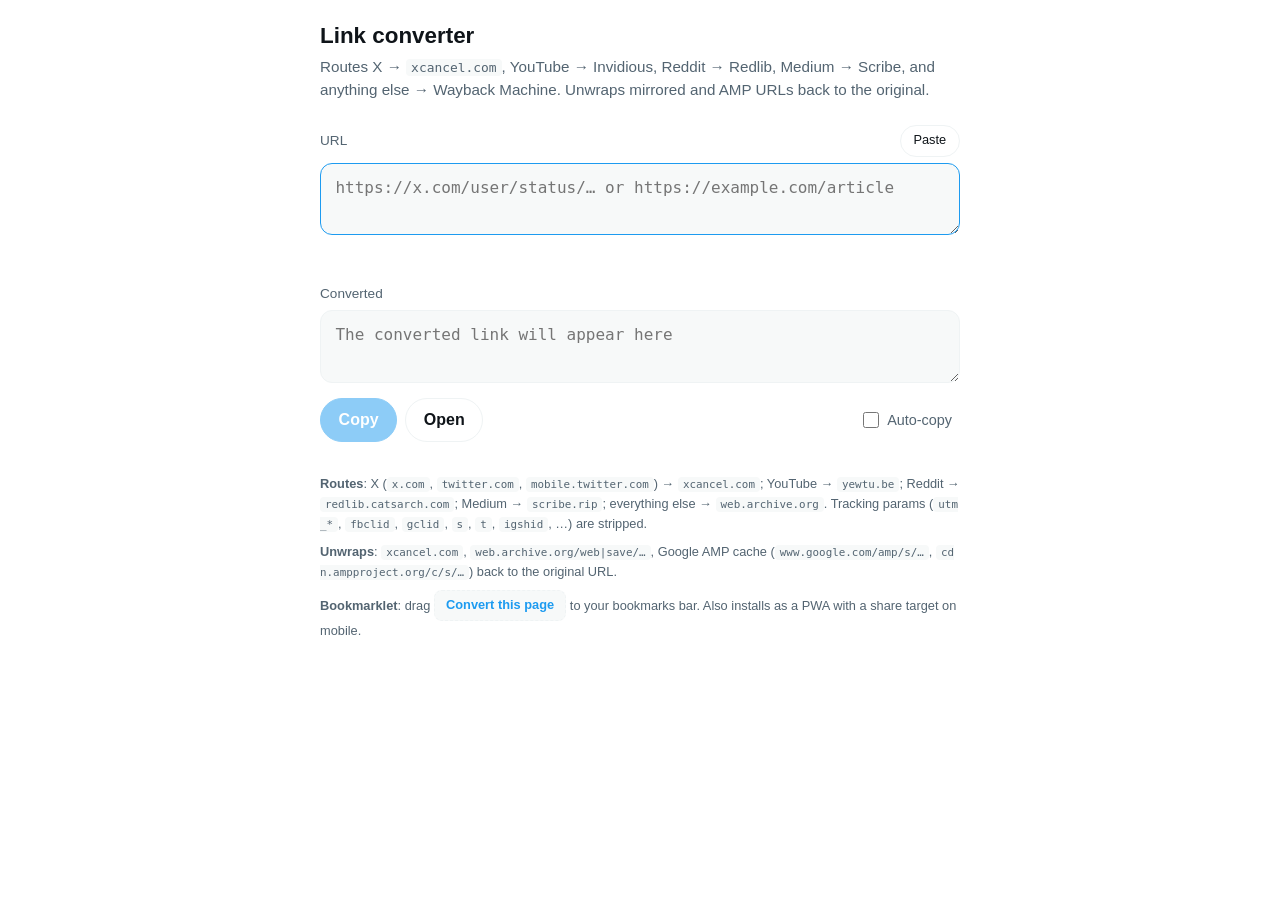
<file: index.html>
<!doctype html>
<html lang="en">
<head>
<meta charset="utf-8">
<meta name="viewport" content="width=device-width, initial-scale=1, viewport-fit=cover">
<meta name="theme-color" content="#0f1419" media="(prefers-color-scheme: dark)">
<meta name="theme-color" content="#ffffff" media="(prefers-color-scheme: light)">
<link rel="manifest" href="./manifest.json">
<link rel="icon" href="./icon.svg" type="image/svg+xml">
<link rel="apple-touch-icon" href="./icon.svg">
<link rel="stylesheet" href="./style.css">
<link rel="preconnect" href="https://archive.org" crossorigin>
<link rel="dns-prefetch" href="https://web.archive.org">
<link rel="dns-prefetch" href="https://xcancel.com">
<link rel="dns-prefetch" href="https://yewtu.be">
<link rel="dns-prefetch" href="https://redlib.catsarch.com">
<link rel="dns-prefetch" href="https://scribe.rip">
<script src="./app.js" defer></script>
<title>Link converter — XCancel & Wayback</title>
</head>
<body>
<main>
  <h1>Link converter</h1>
  <p class="sub">
    Routes X → <code>xcancel.com</code>, YouTube → Invidious, Reddit → Redlib,
    Medium → Scribe, and anything else → Wayback Machine. Unwraps mirrored
    and AMP URLs back to the original.
  </p>

  <section id="historyPanel" hidden>
    <details>
      <summary>Recent conversions</summary>
      <div id="historyList" class="history-list"></div>
      <button id="clearHistoryBtn" class="btn-mini" type="button">Clear history</button>
    </details>
  </section>

  <section>
    <div class="label-row">
      <label for="input">URL</label>
      <button id="pasteBtn" class="btn-mini" type="button">Paste</button>
    </div>
    <textarea id="input" autofocus
      inputmode="url" autocapitalize="off" autocorrect="off" spellcheck="false"
      placeholder="https://x.com/user/status/… or https://example.com/article"></textarea>
    <div id="inputStatus" class="status error" role="alert"></div>
  </section>

  <section id="waybackOptions" hidden>
    <div class="label-row">
      <label>Wayback mode</label>
    </div>
    <div class="radio-row" role="radiogroup" aria-label="Wayback mode">
      <label><input type="radio" name="wayback" value="latest" checked> Latest snapshot</label>
      <label><input type="radio" name="wayback" value="save"> Save Page Now</label>
      <label><input type="radio" name="wayback" value="calendar"> Calendar view</label>
    </div>
  </section>

  <section>
    <div class="label-row">
      <label for="output">Converted</label>
      <span id="kind" class="badge" hidden></span>
    </div>
    <textarea id="output" readonly spellcheck="false"
      placeholder="The converted link will appear here"></textarea>
    <div id="waybackInfo" class="status info" hidden></div>
    <div class="row">
      <button id="copyBtn" type="button" disabled>Copy</button>
      <a id="openLink" class="btn secondary" hidden
         target="_blank" rel="noopener noreferrer">Open</a>
      <label class="auto-copy" title="Automatically copy after each conversion">
        <input id="autoCopy" type="checkbox"> Auto-copy
      </label>
      <span id="copyStatus" class="status ok" style="margin-top:0;"></span>
    </div>
  </section>

  <footer>
    <p>
      <strong>Routes</strong>:
      X (<code>x.com</code>, <code>twitter.com</code>, <code>mobile.twitter.com</code>) → <code>xcancel.com</code>;
      YouTube → <code>yewtu.be</code>;
      Reddit → <code>redlib.catsarch.com</code>;
      Medium → <code>scribe.rip</code>;
      everything else → <code>web.archive.org</code>.
      Tracking params (<code>utm_*</code>, <code>fbclid</code>,
      <code>gclid</code>, <code>s</code>, <code>t</code>, <code>igshid</code>, …)
      are stripped.
    </p>
    <p>
      <strong>Unwraps</strong>: <code>xcancel.com</code>,
      <code>web.archive.org/web|save/…</code>, Google AMP cache
      (<code>www.google.com/amp/s/…</code>, <code>cdn.ampproject.org/c/s/…</code>)
      back to the original URL.
    </p>
    <p>
      <strong>Bookmarklet</strong>: drag
      <a id="bookmarklet" class="bm" href="javascript:void(0)">Convert this page</a>
      to your bookmarks bar. Also installs as a PWA with a share target on
      mobile.
    </p>
  </footer>
</main>
</body>
</html>
</file>
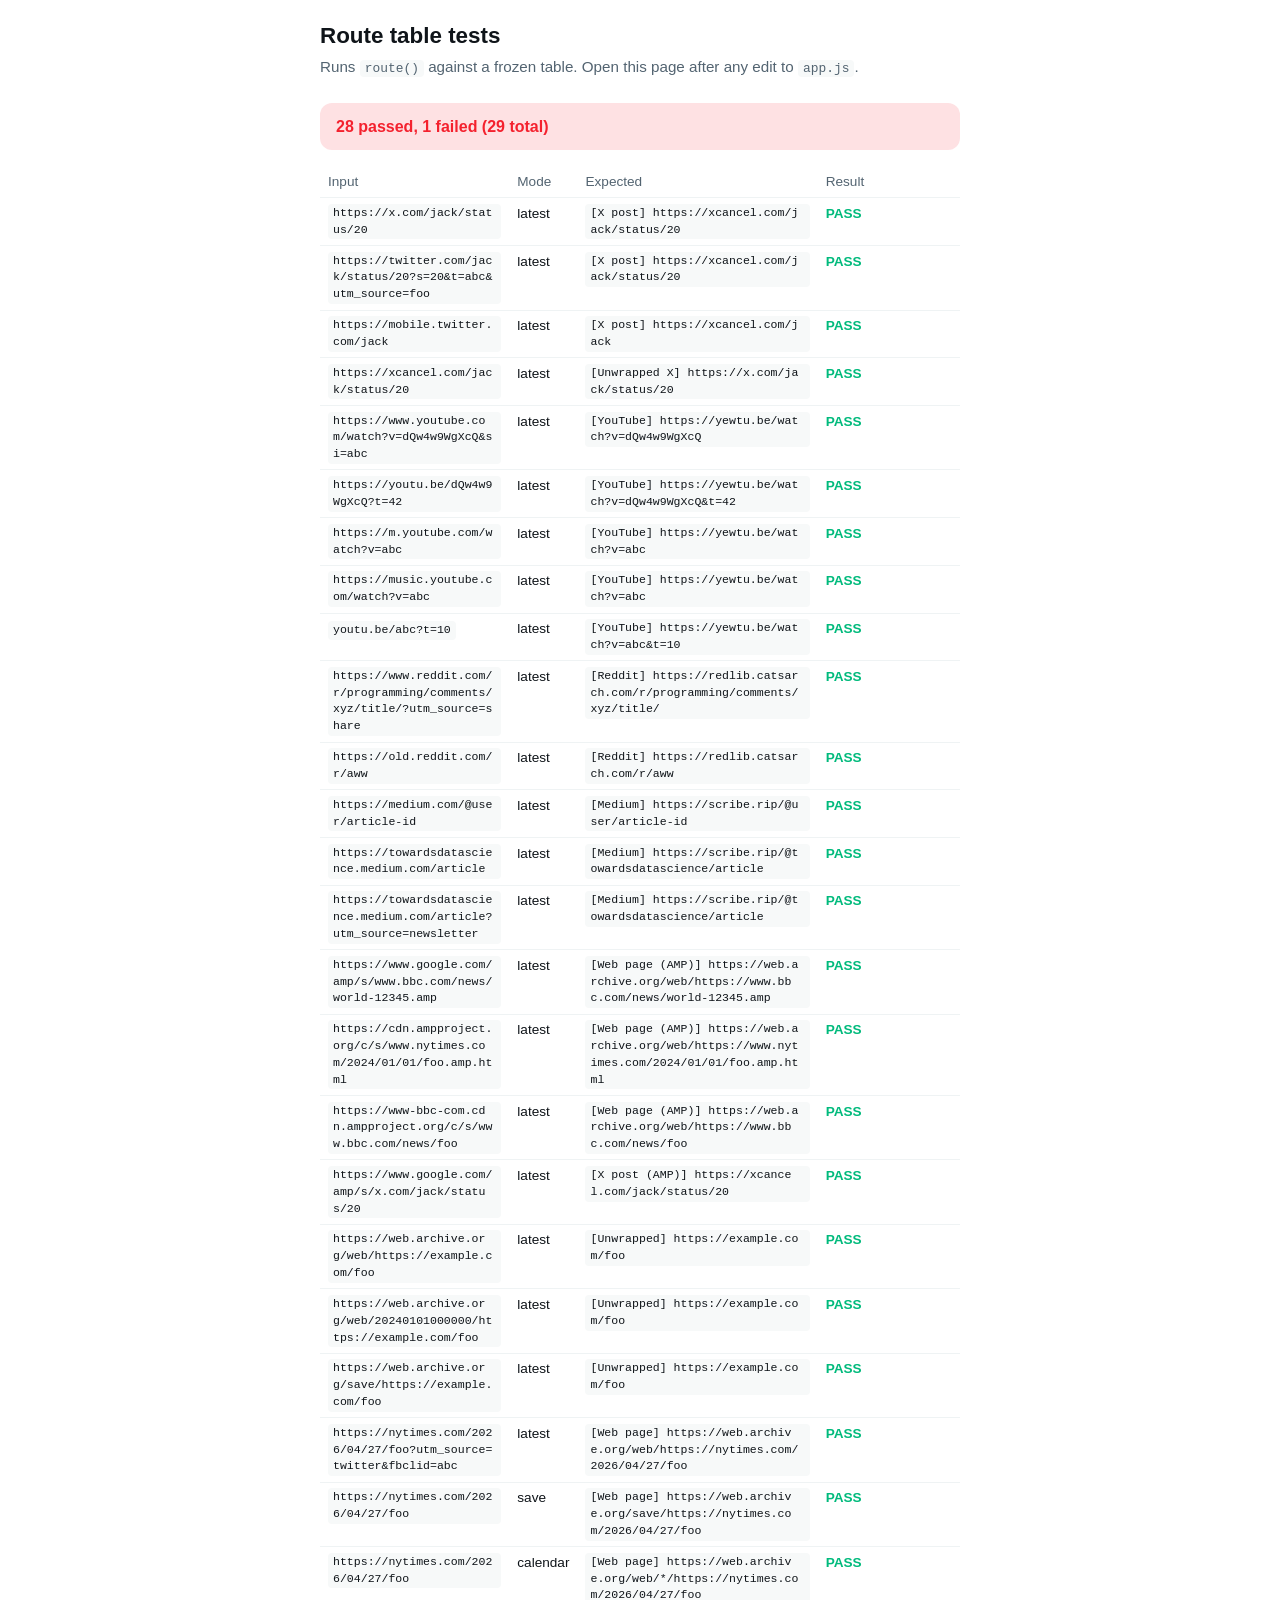
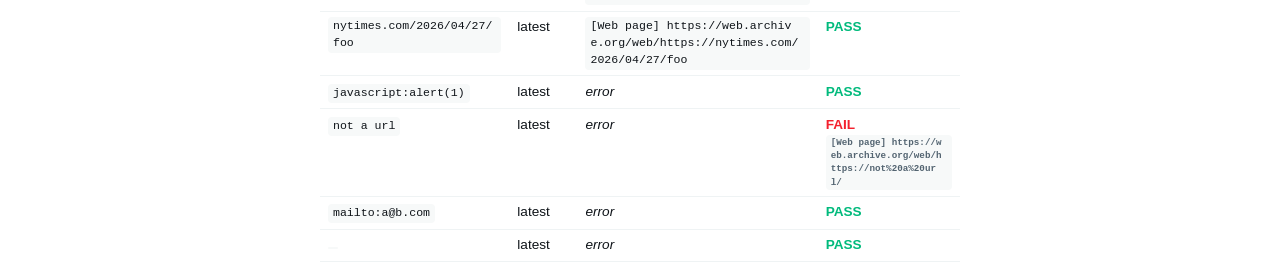
<file: tests.html>
<!doctype html>
<html lang="en">
<head>
<meta charset="utf-8">
<meta name="viewport" content="width=device-width, initial-scale=1">
<link rel="stylesheet" href="./style.css">
<script src="./app.js" defer></script>
<title>Route table tests</title>
<style>
  table { width: 100%; border-collapse: collapse; font-size: .85rem; }
  th, td { text-align: left; padding: .35rem .5rem; border-bottom: 1px solid var(--border); vertical-align: top; }
  th { color: var(--muted); font-weight: 500; }
  td.pass { color: var(--ok); font-weight: 600; }
  td.fail { color: var(--error); font-weight: 600; }
  td code { display: inline-block; max-width: 100%; word-break: break-all; }
  #summary { padding: .75rem 1rem; border-radius: 12px; font-weight: 600; margin-bottom: 1rem; }
  #summary.ok   { background: #00ba7c22; color: var(--ok); }
  #summary.fail { background: #f4212e22; color: var(--error); }
  .diff { color: var(--muted); font-size: .8em; }
</style>
</head>
<body>
<main>
  <h1>Route table tests</h1>
  <p class="sub">Runs <code>route()</code> against a frozen table. Open this page after any edit to <code>app.js</code>.</p>
  <div id="summary">Loading…</div>
  <table>
    <thead><tr><th>Input</th><th>Mode</th><th>Expected</th><th>Result</th></tr></thead>
    <tbody id="tbody"></tbody>
  </table>
</main>
<script>
  // Each row: [input, mode, expectedKind, expectedValue]
  // expectedValue null = error expected (any error message acceptable).
  const CASES = [
    ["https://x.com/jack/status/20", "latest",
      "X post", "https://xcancel.com/jack/status/20"],
    ["https://twitter.com/jack/status/20?s=20&t=abc&utm_source=foo", "latest",
      "X post", "https://xcancel.com/jack/status/20"],
    ["https://mobile.twitter.com/jack", "latest",
      "X post", "https://xcancel.com/jack"],
    ["https://xcancel.com/jack/status/20", "latest",
      "Unwrapped X", "https://x.com/jack/status/20"],

    ["https://www.youtube.com/watch?v=dQw4w9WgXcQ&si=abc", "latest",
      "YouTube", "https://yewtu.be/watch?v=dQw4w9WgXcQ"],
    ["https://youtu.be/dQw4w9WgXcQ?t=42", "latest",
      "YouTube", "https://yewtu.be/watch?v=dQw4w9WgXcQ&t=42"],
    ["https://m.youtube.com/watch?v=abc", "latest",
      "YouTube", "https://yewtu.be/watch?v=abc"],
    ["https://music.youtube.com/watch?v=abc", "latest",
      "YouTube", "https://yewtu.be/watch?v=abc"],
    ["youtu.be/abc?t=10", "latest",
      "YouTube", "https://yewtu.be/watch?v=abc&t=10"],

    ["https://www.reddit.com/r/programming/comments/xyz/title/?utm_source=share", "latest",
      "Reddit", "https://redlib.catsarch.com/r/programming/comments/xyz/title/"],
    ["https://old.reddit.com/r/aww", "latest",
      "Reddit", "https://redlib.catsarch.com/r/aww"],

    ["https://medium.com/@user/article-id", "latest",
      "Medium", "https://scribe.rip/@user/article-id"],
    ["https://towardsdatascience.medium.com/article", "latest",
      "Medium", "https://scribe.rip/@towardsdatascience/article"],
    ["https://towardsdatascience.medium.com/article?utm_source=newsletter", "latest",
      "Medium", "https://scribe.rip/@towardsdatascience/article"],

    ["https://www.google.com/amp/s/www.bbc.com/news/world-12345.amp", "latest",
      "Web page (AMP)", "https://web.archive.org/web/https://www.bbc.com/news/world-12345.amp"],
    ["https://cdn.ampproject.org/c/s/www.nytimes.com/2024/01/01/foo.amp.html", "latest",
      "Web page (AMP)", "https://web.archive.org/web/https://www.nytimes.com/2024/01/01/foo.amp.html"],
    ["https://www-bbc-com.cdn.ampproject.org/c/s/www.bbc.com/news/foo", "latest",
      "Web page (AMP)", "https://web.archive.org/web/https://www.bbc.com/news/foo"],
    ["https://www.google.com/amp/s/x.com/jack/status/20", "latest",
      "X post (AMP)", "https://xcancel.com/jack/status/20"],

    ["https://web.archive.org/web/https://example.com/foo", "latest",
      "Unwrapped", "https://example.com/foo"],
    ["https://web.archive.org/web/20240101000000/https://example.com/foo", "latest",
      "Unwrapped", "https://example.com/foo"],
    ["https://web.archive.org/save/https://example.com/foo", "latest",
      "Unwrapped", "https://example.com/foo"],

    ["https://nytimes.com/2026/04/27/foo?utm_source=twitter&fbclid=abc", "latest",
      "Web page", "https://web.archive.org/web/https://nytimes.com/2026/04/27/foo"],
    ["https://nytimes.com/2026/04/27/foo", "save",
      "Web page", "https://web.archive.org/save/https://nytimes.com/2026/04/27/foo"],
    ["https://nytimes.com/2026/04/27/foo", "calendar",
      "Web page", "https://web.archive.org/web/*/https://nytimes.com/2026/04/27/foo"],
    ["nytimes.com/2026/04/27/foo", "latest",
      "Web page", "https://web.archive.org/web/https://nytimes.com/2026/04/27/foo"],

    ["javascript:alert(1)", "latest", null, null],
    ["not a url", "latest", null, null],
    ["mailto:a@b.com", "latest", null, null],
    ["", "latest", null, null],
  ];

  function escape(s) {
    return String(s).replace(/[&<>"]/g, (c) => ({ "&": "&amp;", "<": "&lt;", ">": "&gt;", '"': "&quot;" }[c]));
  }

  function run() {
    const route = window.__test && window.__test.route;
    const tbody = document.getElementById("tbody");
    const summary = document.getElementById("summary");
    if (!route) {
      summary.textContent = "FAIL — window.__test.route not exposed.";
      summary.className = "fail";
      return;
    }
    let pass = 0, fail = 0;
    for (const [input, mode, expKind, expVal] of CASES) {
      const r = route(input, mode);
      const tr = document.createElement("tr");
      const expectErr = expKind === null && expVal === null;
      let ok, got;
      if (expectErr) {
        ok = !r.ok;
        got = r.ok ? `[${r.kind}] ${r.value}` : `ERROR ${r.error || "(empty)"}`;
      } else {
        ok = r.ok && r.kind === expKind && r.value === expVal;
        got = r.ok ? `[${r.kind}] ${r.value}` : `ERROR ${r.error || "(empty)"}`;
      }
      if (ok) pass++; else fail++;
      tr.innerHTML =
        `<td><code>${escape(input)}</code></td>` +
        `<td>${escape(mode)}</td>` +
        `<td>${expectErr ? "<em>error</em>" : `<code>[${escape(expKind)}] ${escape(expVal)}</code>`}</td>` +
        `<td class="${ok ? "pass" : "fail"}">${ok ? "PASS" : "FAIL"}` +
        (ok ? "" : `<div class="diff"><code>${escape(got)}</code></div>`) +
        `</td>`;
      tbody.appendChild(tr);
    }
    summary.textContent = `${pass} passed, ${fail} failed (${CASES.length} total)`;
    summary.className = fail === 0 ? "ok" : "fail";
  }

  document.addEventListener("DOMContentLoaded", run);
</script>
</body>
</html>
</file>
<file: style.css>
:root {
  color-scheme: light dark;
  --bg: #0f1419;
  --panel: #16202a;
  --fg: #e7e9ea;
  --muted: #8b98a5;
  --accent: #1d9bf0;
  --border: #2f3a44;
  --error: #f4212e;
  --ok: #00ba7c;
  --badge-bg: #1d9bf022;
  --badge-fg: #1d9bf0;
}
@media (prefers-color-scheme: light) {
  :root {
    --bg: #ffffff;
    --panel: #f7f9f9;
    --fg: #0f1419;
    --muted: #536471;
    --accent: #1d9bf0;
    --border: #eff3f4;
    --error: #f4212e;
    --ok: #00ba7c;
    --badge-bg: #1d9bf01a;
    --badge-fg: #0c7abf;
  }
}
* { box-sizing: border-box; }
html, body { -webkit-text-size-adjust: 100%; }
body {
  margin: 0;
  min-height: 100vh;
  font: 16px/1.45 -apple-system, BlinkMacSystemFont, "Segoe UI",
        Roboto, Helvetica, Arial, sans-serif;
  background: var(--bg);
  color: var(--fg);
  display: flex;
  justify-content: center;
  padding: 1.25rem 1rem calc(1.25rem + env(safe-area-inset-bottom));
}
main {
  width: 100%;
  max-width: 640px;
}
h1 {
  font-size: 1.4rem;
  margin: 0 0 .25rem;
}
p.sub {
  margin: 0 0 1.5rem;
  color: var(--muted);
  font-size: .95rem;
}
.label-row {
  display: flex;
  align-items: center;
  justify-content: space-between;
  gap: .5rem;
  margin-bottom: .4rem;
}
label {
  font-size: .85rem;
  color: var(--muted);
}
textarea {
  width: 100%;
  min-height: 72px;
  padding: .75rem .9rem;
  font: inherit;
  font-family: ui-monospace, SFMono-Regular, Menlo, Consolas, monospace;
  font-size: 16px;
  color: var(--fg);
  background: var(--panel);
  border: 1px solid var(--border);
  border-radius: 12px;
  resize: vertical;
  outline: none;
  word-break: break-all;
}
textarea:focus { border-color: var(--accent); }
textarea[readonly] { cursor: text; }
.row {
  display: flex;
  flex-wrap: wrap;
  gap: .5rem;
  align-items: center;
  margin-top: .6rem;
}
button, .btn {
  font: inherit;
  font-weight: 600;
  font-size: 1rem;
  min-height: 44px;
  padding: .55rem 1.1rem;
  border-radius: 999px;
  border: 1px solid var(--accent);
  background: var(--accent);
  color: white;
  cursor: pointer;
  display: inline-flex;
  align-items: center;
  justify-content: center;
  text-decoration: none;
  line-height: 1;
}
button:disabled {
  opacity: .5;
  cursor: not-allowed;
}
.btn.secondary {
  background: transparent;
  color: var(--fg);
  border-color: var(--border);
}
.btn-mini {
  font: inherit;
  font-size: .8rem;
  font-weight: 500;
  min-height: 32px;
  padding: .25rem .8rem;
  border-radius: 999px;
  border: 1px solid var(--border);
  background: transparent;
  color: var(--fg);
  cursor: pointer;
}
.badge {
  display: inline-block;
  font-size: .75rem;
  font-weight: 600;
  color: var(--badge-fg);
  background: var(--badge-bg);
  padding: .15rem .55rem;
  border-radius: 999px;
  letter-spacing: .02em;
  white-space: nowrap;
}
.badge[hidden] { display: none; }
.radio-row {
  display: flex;
  flex-wrap: wrap;
  gap: .4rem .9rem;
  background: var(--panel);
  padding: .55rem .8rem;
  border-radius: 12px;
  border: 1px solid var(--border);
}
.radio-row label {
  display: inline-flex;
  align-items: center;
  gap: .35rem;
  font-size: .9rem;
  color: var(--fg);
  cursor: pointer;
  min-height: 28px;
}
.auto-copy {
  display: inline-flex;
  align-items: center;
  gap: .35rem;
  font-size: .9rem;
  color: var(--muted);
  cursor: pointer;
  user-select: none;
  margin-left: auto;
  min-height: 32px;
}
.auto-copy input { width: 16px; height: 16px; }
.status {
  font-size: .85rem;
  min-height: 1.2em;
  margin-top: .4rem;
}
.status.error { color: var(--error); }
.status.ok    { color: var(--ok); }
.status.info  { color: var(--muted); }
section { margin-bottom: 1.25rem; }
section[hidden] { display: none; }
details { background: var(--panel); border: 1px solid var(--border); border-radius: 12px; padding: .5rem .75rem; }
details > summary {
  cursor: pointer;
  font-size: .9rem;
  color: var(--muted);
  list-style: none;
  padding: .25rem 0;
}
details > summary::-webkit-details-marker { display: none; }
details > summary::after { content: " ▾"; }
details[open] > summary::after { content: " ▴"; }
.history-list {
  display: flex;
  flex-direction: column;
  gap: .3rem;
  margin: .5rem 0;
}
.history-item {
  display: flex;
  align-items: center;
  gap: .5rem;
  width: 100%;
  text-align: left;
  background: var(--bg);
  color: var(--fg);
  border: 1px solid var(--border);
  border-radius: 10px;
  padding: .45rem .65rem;
  min-height: 36px;
  font: inherit;
  font-size: .85rem;
  font-weight: 400;
  cursor: pointer;
  overflow: hidden;
}
.history-item .hi-url {
  flex: 1;
  overflow: hidden;
  text-overflow: ellipsis;
  white-space: nowrap;
  font-family: ui-monospace, SFMono-Regular, Menlo, Consolas, monospace;
  font-size: .8rem;
}
footer {
  margin-top: 2rem;
  color: var(--muted);
  font-size: .8rem;
  line-height: 1.55;
}
footer p { margin: .5rem 0; }
code {
  background: var(--panel);
  padding: 1px 5px;
  border-radius: 4px;
  font-size: .85em;
  word-break: break-all;
}
.bm {
  display: inline-block;
  padding: .3rem .7rem;
  border: 1px dashed var(--border);
  border-radius: 8px;
  color: var(--accent);
  text-decoration: none;
  cursor: grab;
  font-weight: 600;
  background: var(--panel);
}
.bm:active { cursor: grabbing; }
@media (max-width: 380px) {
  body { padding: 1rem .75rem; }
  h1 { font-size: 1.25rem; }
  .row .btn, .row button { flex: 1 1 auto; }
  .auto-copy { margin-left: 0; flex-basis: 100%; }
}
</file>
